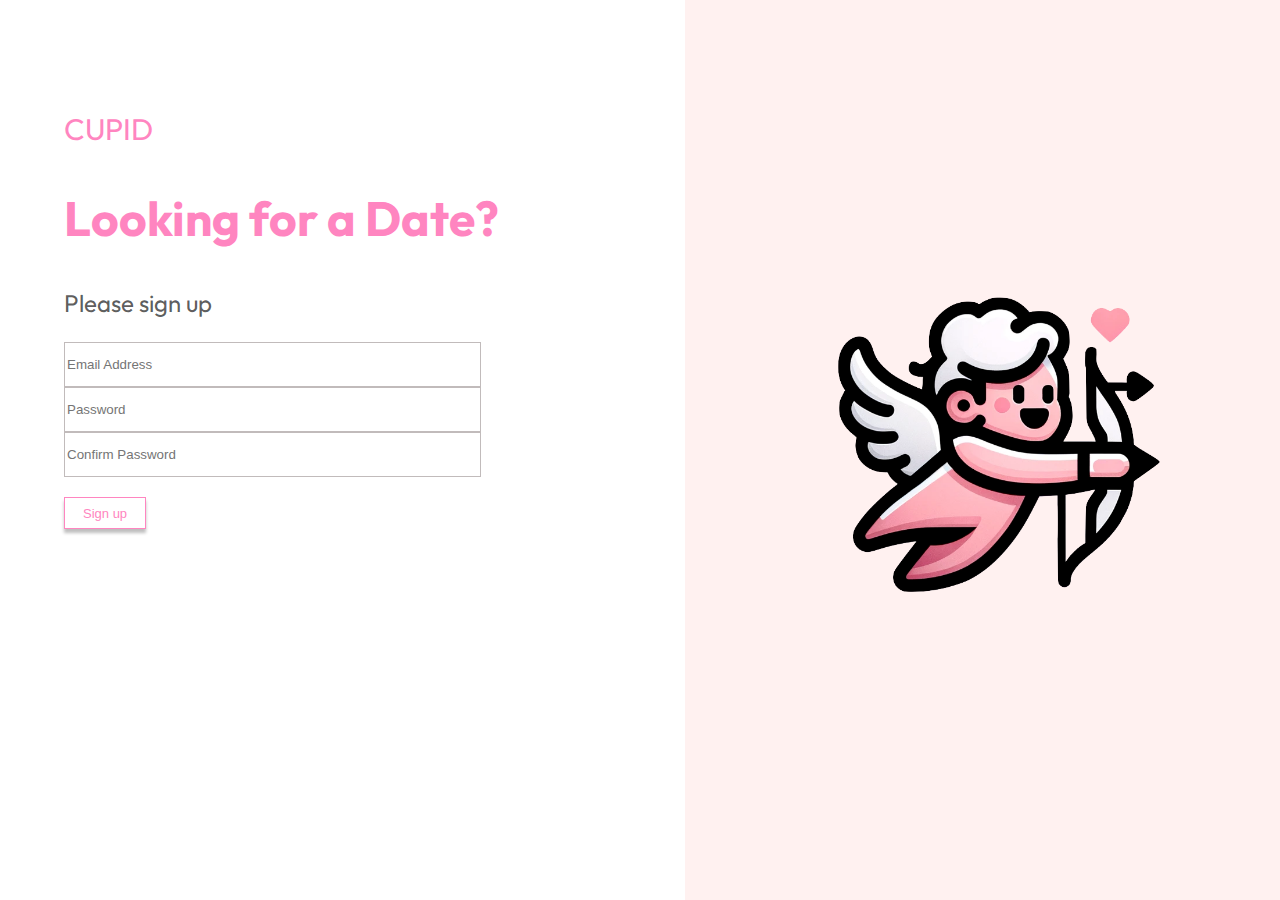
<file: templates/index_signup.html>
<!DOCTYPE html>
<html>
<head>
    <meta charset="UTF-8">
    <meta name="viewport" content="width=device-width, initial-scale=1.0">
    <title>Login</title>
    <link rel="stylesheet" type="text/css" href="/static/css/index.css">
    <link rel="shortcut icon" type="image/x-icon" href="/static/icons/logo.png">
</head>
<body>
    <div class="container">
        <div class="login-container">
            <h1>CUPID</h1>
            <h2>Looking for a Date?</h2>
            <h3>Please sign up</h3>

            <form method="POST" action = "/signup">

                <input class="box_login" type="text" name = "email" placeholder="Email Address"><br>
                <input class="box_login" type="password" name="password" placeholder="Password"><br>
                <input class="box_login" type="password" name="password_confirm" placeholder="Confirm Password"><br>

                
                <br>
                <input class="button_signup" type="submit" value="Sign up">
            
            </form>



            


            </div>

        <div class="image-menu-container">
            <img src="/static/icons/logo.png" alt="image"> 
        </div>
    </div>
</body>
</html>
</file>
<file: static/css/index.css>
@import url('https://fonts.googleapis.com/css?family=Outfit');
h1 {
    color: rgb(255, 133, 192);
    font-size: 30px;
    font-weight: 400;
    line-height: 38px;
    letter-spacing: 0%;
    text-align: left;

}

h2 {
    color: rgb(255, 133, 192);
    font-size: 48px;
    font-weight: 700;
    line-height: 60px;
    letter-spacing: 0%;
    text-align: left;
}

h3 {
    color: rgba(0, 0, 0, 0.65);
    font-size: 24px;
    font-weight: 400;
    line-height: 30px;
    letter-spacing: 0%;
    text-align: left;
}

p {
    color: rgba(0, 0, 0, 0.65);
    font-family: Outfit;
    font-size: 18px;
    font-weight: 400;
    line-height: 23px;
    letter-spacing: 0%;
    text-align: left;
}

.fp{
    text-decoration: none;
    color: rgba(0, 0, 0, 0.65);
    margin-right: 30%;
    float: right;
    
}

.button_login {
    background-color: rgb(255, 173, 210);
    border: none;
    display: inline-block;
    padding: 8px 18px;
    text-align: center;
    color: white;
    border: 1px solid rgb(255, 173, 210);
    box-shadow: 0px 4px 3px 0px rgba(0, 0, 0, 0.25);
    margin-right: 10px;
    font-size: small;
    width: 82px;
    height: 32px;
    vertical-align: top;
}

.button_signup {
    display: inline-block;
    padding: 8px 18px;
    text-align: center;
    box-shadow: 0px 4px 3px 0px rgba(0, 0, 0, 0.25);
    box-sizing: border-box;
    border: 1px solid rgb(255, 133, 192);
    background: rgb(255, 255, 255);
    color: rgb(255, 133, 192);
    text-decoration: none;
    font-size: small;
    width: 82px;
    height: 32px;
    vertical-align: top;
}

.box_login {
    width: 70%;
    height: 5vh;
    box-sizing: border-box;
    border: 1px solid rgb(193, 187, 187);
    background: rgb(255, 255, 255);
    margin-bottom: 1 vh;
}

body {
    margin: 0;
    padding: 0;
    font-family: 'Outfit', sans-serif;
    background-color: rgb(255, 241, 240);
}

.container {
    display: flex;
    flex-wrap: wrap;
    place-items: center;
    justify-content: center;
    position: relative;
    overflow: hidden;
    background-color: white;
}

.login-container {
    width: 38vw;
    height: 80vh;
    margin-top: auto;
    margin-left: 5vw;
    margin-right: 2vw;
    margin-bottom: auto;
    flex: 1;
    background-color: white;
}

.image-menu-container {
    width: 50%;
    height: 100vh;
    background: rgb(255, 241, 240);
    display: flex;
    justify-content: center;
    align-items: center;
    flex: 1;
}

.image-menu-container img {
    max-width: 100%;
    height: auto;
    padding: 0;
    margin: 0;
}

@media screen and (max-width: 768px) {
    .container {
        flex-direction: column; 
        width: 100%;
    }
    .image-menu-container {
        order: 1; 
    }
    .login-container {
        order: 2; 
    }
}

.body-container {
    background-color: white;
    width: 70vw;
    height:auto;
    padding: 2vw;
    overflow-y: auto;
}
</file>
